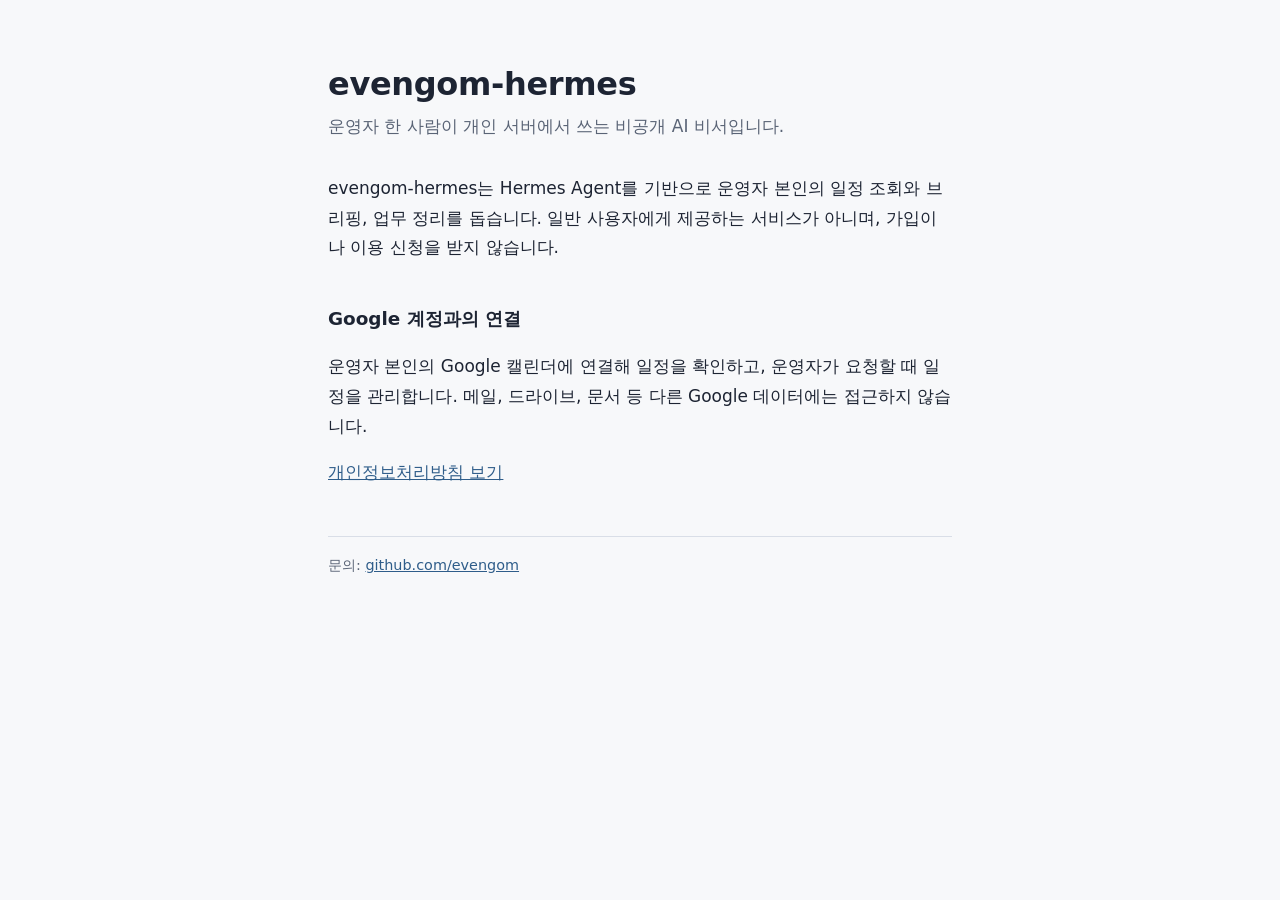
<file: index.html>
<!DOCTYPE html>
<html lang="ko">
<head>
<meta charset="utf-8">
<meta name="viewport" content="width=device-width, initial-scale=1">
<title>evengom-hermes</title>
<link rel="stylesheet" href="style.css">
</head>
<body>
<main>
  <h1>evengom-hermes</h1>
  <p class="lede">운영자 한 사람이 개인 서버에서 쓰는 비공개 AI 비서입니다.</p>

  <p>evengom-hermes는 Hermes Agent를 기반으로 운영자 본인의 일정 조회와 브리핑, 업무 정리를 돕습니다. 일반 사용자에게 제공하는 서비스가 아니며, 가입이나 이용 신청을 받지 않습니다.</p>

  <h2>Google 계정과의 연결</h2>
  <p>운영자 본인의 Google 캘린더에 연결해 일정을 확인하고, 운영자가 요청할 때 일정을 관리합니다. 메일, 드라이브, 문서 등 다른 Google 데이터에는 접근하지 않습니다.</p>

  <p><a href="privacy.html">개인정보처리방침 보기</a></p>

  <p class="meta">문의: <a href="https://github.com/evengom">github.com/evengom</a></p>
</main>
</body>
</html>
</file>
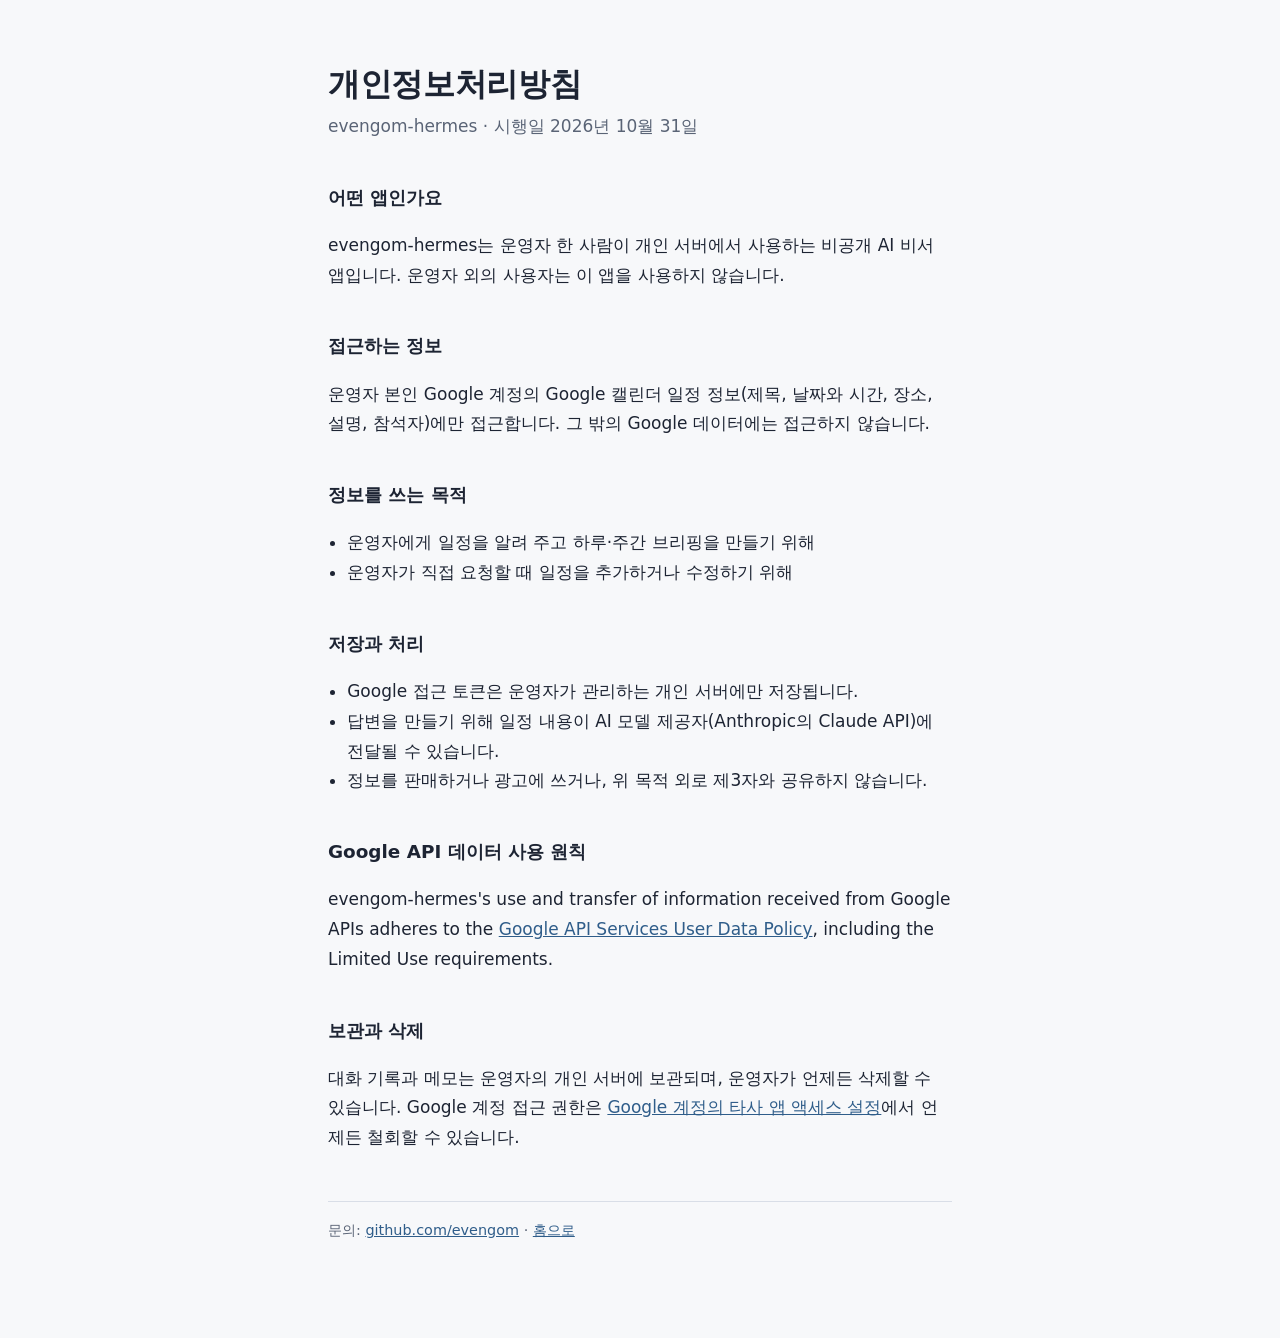
<file: privacy.html>
<!DOCTYPE html>
<html lang="ko">
<head>
<meta charset="utf-8">
<meta name="viewport" content="width=device-width, initial-scale=1">
<title>개인정보처리방침 | evengom-hermes</title>
<link rel="stylesheet" href="style.css">
</head>
<body>
<main>
  <h1>개인정보처리방침</h1>
  <p class="lede">evengom-hermes · 시행일 2026년 10월 31일</p>

  <h2>어떤 앱인가요</h2>
  <p>evengom-hermes는 운영자 한 사람이 개인 서버에서 사용하는 비공개 AI 비서 앱입니다. 운영자 외의 사용자는 이 앱을 사용하지 않습니다.</p>

  <h2>접근하는 정보</h2>
  <p>운영자 본인 Google 계정의 Google 캘린더 일정 정보(제목, 날짜와 시간, 장소, 설명, 참석자)에만 접근합니다. 그 밖의 Google 데이터에는 접근하지 않습니다.</p>

  <h2>정보를 쓰는 목적</h2>
  <ul>
    <li>운영자에게 일정을 알려 주고 하루·주간 브리핑을 만들기 위해</li>
    <li>운영자가 직접 요청할 때 일정을 추가하거나 수정하기 위해</li>
  </ul>

  <h2>저장과 처리</h2>
  <ul>
    <li>Google 접근 토큰은 운영자가 관리하는 개인 서버에만 저장됩니다.</li>
    <li>답변을 만들기 위해 일정 내용이 AI 모델 제공자(Anthropic의 Claude API)에 전달될 수 있습니다.</li>
    <li>정보를 판매하거나 광고에 쓰거나, 위 목적 외로 제3자와 공유하지 않습니다.</li>
  </ul>

  <h2>Google API 데이터 사용 원칙</h2>
  <p>evengom-hermes's use and transfer of information received from Google APIs adheres to the <a href="https://developers.google.com/terms/api-services-user-data-policy">Google API Services User Data Policy</a>, including the Limited Use requirements.</p>

  <h2>보관과 삭제</h2>
  <p>대화 기록과 메모는 운영자의 개인 서버에 보관되며, 운영자가 언제든 삭제할 수 있습니다. Google 계정 접근 권한은 <a href="https://myaccount.google.com/permissions">Google 계정의 타사 앱 액세스 설정</a>에서 언제든 철회할 수 있습니다.</p>

  <p class="meta">문의: <a href="https://github.com/evengom">github.com/evengom</a> · <a href="index.html">홈으로</a></p>
</main>
</body>
</html>
</file>
<file: style.css>
:root{--bg:#f7f8fa;--ink:#1d2433;--muted:#5a6476;--line:#d9dee7;--accent:#2f5d8a;color-scheme:light}
@media (prefers-color-scheme:dark){:root{--bg:#161a21;--ink:#e6e9ef;--muted:#a3abb8;--line:#2d3440;--accent:#8db4dc;color-scheme:dark}}
*{box-sizing:border-box}
body{margin:0;background:var(--bg);color:var(--ink);font-family:"Apple SD Gothic Neo","Noto Sans KR","Malgun Gothic",system-ui,sans-serif;line-height:1.75;font-size:17px}
main{max-width:42rem;margin:0 auto;padding:4rem 1.5rem 5rem}
h1{font-size:2rem;line-height:1.25;margin:0 0 .5rem;letter-spacing:-.01em}
h2{font-size:1.15rem;margin:2.5rem 0 .5rem}
p,li{color:var(--ink)}
.lede{color:var(--muted);margin:0 0 2rem}
.meta{color:var(--muted);font-size:.9rem;border-top:1px solid var(--line);margin-top:3rem;padding-top:1rem}
a{color:var(--accent)}
a:focus-visible{outline:2px solid var(--accent);outline-offset:2px}
ul{padding-left:1.2rem}
</file>
